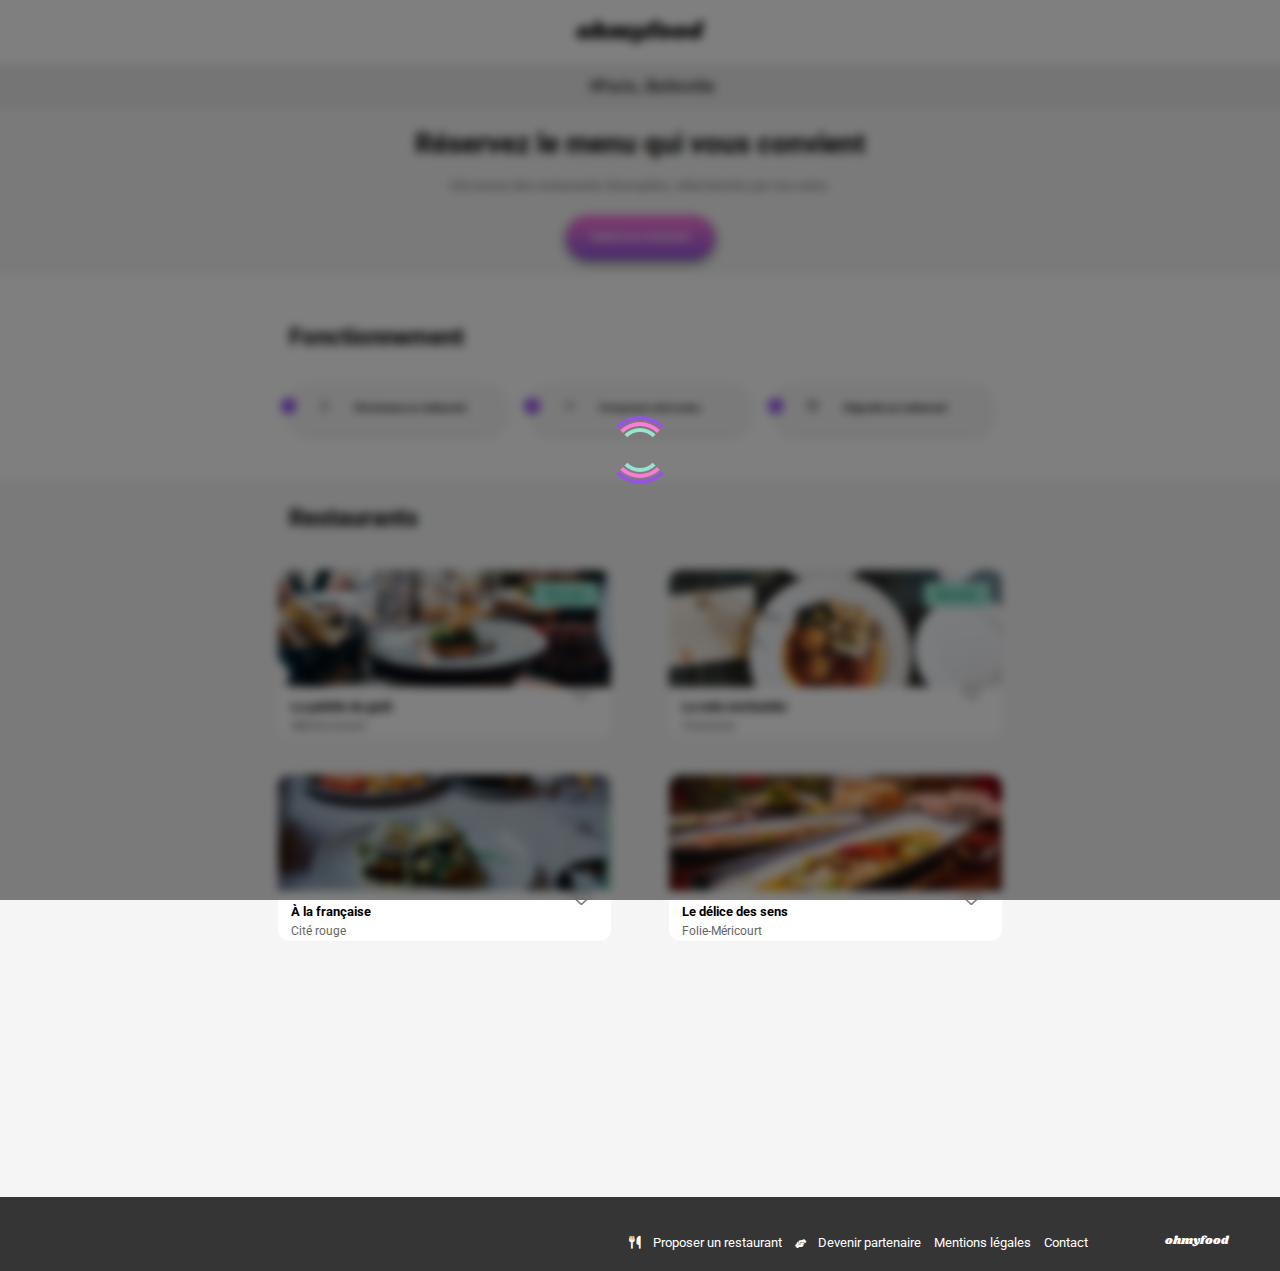
<file: index.html>
<!DOCTYPE html>
<html lang="fr">

<head>
  <meta charset="UTF-8">
  <meta name="viewport" content="width=device-width, initial-scale=1.0">
  <title>ohmyfood</title>
  <link rel="stylesheet" href="assets/CSS/style.css">
  <link rel="stylesheet" href="assets/CSS/animations.css">
  <link rel="stylesheet" href="https://cdnjs.cloudflare.com/ajax/libs/font-awesome/6.5.0/css/all.min.css">
  <style>
    @import url('https://fonts.googleapis.com/css2?family=Roboto:ital,wght@0,100..900;1,100..900&family=Shrikhand&display=swap');
  </style>
</head>

<body>

  <div class="loader-overlay" aria-hidden="true">
    <div class="loader" role="status" aria-label="Chargement"></div>
  </div>

  <header>
    <img class="header__logo" src="assets/Images/logo/ohmyfood.png" alt="Logo du site ohmyfood">

    <form class="location" action="#" role="search">
      <i class="fa-solid fa-location-dot" aria-hidden="true"></i>
      <label for="location-input" class="sr-only">Localisation</label>
      <input id="location-input" class="location__text" type="text" placeholder="Paris, Belleville"
        aria-label="Localisation">
    </form>
  </header>

  <main id="content" aria-busy="false">
    <section class="explore">
      <h1 class="explore__title">Réservez le menu qui vous convient</h1>
      <p class="explore__subtitle">
        Découvrez des restaurants d'exception, sélectionnés par nos soins.
      </p>

      <a href="#restaurants" class="explore__button" aria-label="Explorer les restaurants disponibles">
        Explorer nos restaurants
      </a>
    </section>

    <section class="how-to">
      <h2 class="how-to__title">Fonctionnement</h2>
      <ol class="how-to__list">
        <li>
          <div class="how-to__card">
            <i class="fa-solid fa-mobile-screen-button" aria-hidden="true"></i>
            <span>Choisissez un restaurant</span>
          </div>
        </li>
        <li>
          <div class="how-to__card">
            <i class="fa-solid fa-list-ul" aria-hidden="true"></i>
            <span>Composez votre menu</span>
          </div>
        </li>
        <li>
          <div class="how-to__card">
            <i class="fa-solid fa-store" aria-hidden="true"></i>
            <span>Dégustez au restaurant</span>
          </div>
        </li>
      </ol>
    </section>

    <section id="restaurants" class="restaurants">
      <div class="container-resto">
        <h2 class="restaurants__title">Restaurants</h2>

        <article class="resto-card">
          <a class="resto-card__link" href="restaurants/la_palette_du_gout.html">
            <div class="resto-card__image">
              <img src="assets/Images/restaurants/jay-wennington-N_Y88TWmGwA-unsplash.jpg"
                alt="Photo d'un plat du restaurant La palette du goût">
              <span class="badge badge--new">Nouveau</span>
            </div>
            <div class="resto-card__content">
              <h3 class="resto-card__title">La palette du goût</h3>
              <p class="resto-card__location">Ménilmontant</p>
            </div>
          </a>
          <label class="resto-card__like-button" aria-label="Ajouter aux favoris">
            <input type="checkbox">
            <i class="fa-regular fa-heart empty-heart" aria-hidden="true"></i>
            <i class="fa-solid fa-heart full-heart" aria-hidden="true"></i>
          </label>
        </article>

        <article class="resto-card">
          <a class="resto-card__link" href="restaurants/la_note_enchantee.html">
            <div class="resto-card__image">
              <img src="assets/Images/restaurants/stil-u2Lp8tXIcjw-unsplash.jpg"
                alt="Photo d'un plat du restaurant La note enchantée">
              <span class="badge badge--new">Nouveau</span>
            </div>
            <div class="resto-card__content">
              <h3 class="resto-card__title">La note enchantée</h3>
              <p class="resto-card__location">Charonne</p>
            </div>
          </a>
          <label class="resto-card__like-button" aria-label="Ajouter aux favoris">
            <input type="checkbox">
            <i class="fa-regular fa-heart empty-heart" aria-hidden="true"></i>
            <i class="fa-solid fa-heart full-heart" aria-hidden="true"></i>
          </label>
        </article>

        <article class="resto-card">
          <a class="resto-card__link" href="restaurants/a_la_francaise.html">
            <div class="resto-card__image">
              <img src="assets/Images/restaurants/toa-heftiba-DQKerTsQwi0-unsplash.jpg"
                alt="Photo d'un plat du restaurant À la française">
            </div>
            <div class="resto-card__content">
              <h3 class="resto-card__title">À la française</h3>
              <p class="resto-card__location">Cité rouge</p>
            </div>
          </a>
          <label class="resto-card__like-button" aria-label="Ajouter aux favoris">
            <input type="checkbox">
            <i class="fa-regular fa-heart empty-heart" aria-hidden="true"></i>
            <i class="fa-solid fa-heart full-heart" aria-hidden="true"></i>
          </label>
        </article>

        <article class="resto-card">
          <a class="resto-card__link" href="restaurants/le_delice_des_sens.html">
            <div class="resto-card__image">
              <img src="assets/Images/restaurants/louis-hansel-shotsoflouis-qNBGVyOCY8Q-unsplash.jpg"
                alt="Photo d'un plat du restaurant Le délice des sens">
            </div>
            <div class="resto-card__content">
              <h3 class="resto-card__title">Le délice des sens</h3>
              <p class="resto-card__location">Folie-Méricourt</p>
            </div>
          </a>
          <label class="resto-card__like-button" aria-label="Ajouter aux favoris">
            <input type="checkbox">
            <i class="fa-regular fa-heart empty-heart" aria-hidden="true"></i>
            <i class="fa-solid fa-heart full-heart" aria-hidden="true"></i>
          </label>
        </article>
      </div>
    </section>
  </main>

  <footer class="footer">
    <h2 class="footer__title">ohmyfood</h2>
    <nav aria-label="Pied de page">
      <ul class="footer__links">
        <li class="footer__prolink">
          <i class="fa-solid fa-utensils" aria-hidden="true"></i>
          <a href="#">Proposer un restaurant</a>
        </li>
        <li class="footer__partlink">
          <i class="fa-solid fa-handshake-angle" aria-hidden="true"></i>
          <a href="#">Devenir partenaire</a>
        </li>
        <li><a href="#">Mentions légales</a></li>
        <li><a href="#">Contact</a></li>
      </ul>
    </nav>
  </footer>
</body>

</html>
</file>
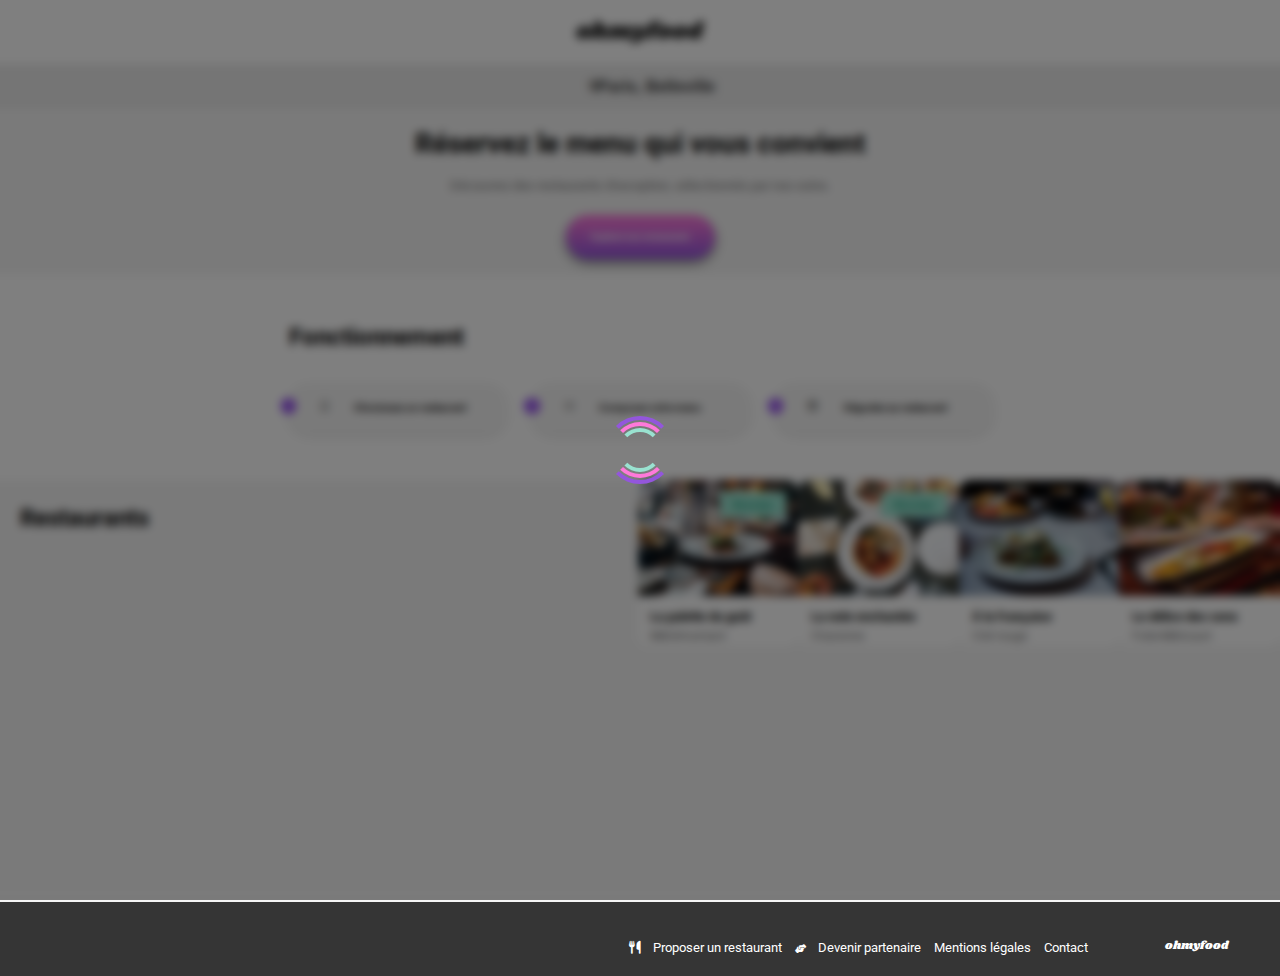
<file: homepage.html>
<!DOCTYPE html>
<html lang="fr">
  <head>
    <meta charset="UTF-8">
    <meta name="viewport" content="width=device-width, initial-scale=1.0">
    <title>ohmyfood</title>
    <link rel="stylesheet" href="assets/CSS/style.css">
    <link rel="stylesheet" href="assets/CSS/animations.css">
    <link
      rel="stylesheet"
      href="https://cdnjs.cloudflare.com/ajax/libs/font-awesome/6.5.0/css/all.min.css">
    <style>
      @import url('https://fonts.googleapis.com/css2?family=Roboto:ital,wght@0,100..900;1,100..900&family=Shrikhand&display=swap');
    </style>
  </head>

  <body>

    <div class="loader-overlay" aria-hidden="true">
      <div class="loader" role="status" aria-label="Chargement"></div>
    </div>

    <header>
      <img
        class="header__logo"
        src="assets/Images/logo/ohmyfood.png"
        alt="Logo du site ohmyfood"
      >

      <form class="location" action="#" role="search">
        <i class="fa-solid fa-location-dot" aria-hidden="true"></i>
        <label for="location-input" class="sr-only">Localisation</label>
        <input
          id="location-input"
          class="location__text"
          type="text"
          placeholder="Paris, Belleville"
          aria-label="Localisation"
        >
      </form>
    </header>

    <main id="content" aria-busy="false">
      <section class="explore">
        <h1 class="explore__title">Réservez le menu qui vous convient</h1>
        <p class="explore__subtitle">
          Découvrez des restaurants d'exception, sélectionnés par nos soins.
        </p>

        <a href="#restaurants" class="explore__button"
          aria-label="Explorer les restaurants disponibles">
          Explorer nos restaurants
        </a>
      </section>

      <section class="how-to">
        <h2 class="how-to__title">Fonctionnement</h2>
        <ol class="how-to__list">
          <li>
            <div class="how-to__card">
              <i class="fa-solid fa-mobile-screen-button" aria-hidden="true"></i>
              <span>Choisissez un restaurant</span>
            </div>
          </li>
          <li>
            <div class="how-to__card">
              <i class="fa-solid fa-list-ul" aria-hidden="true"></i>
              <span>Composez votre menu</span>
            </div>
          </li>
          <li>
            <div class="how-to__card">
              <i class="fa-solid fa-store" aria-hidden="true"></i>
              <span>Dégustez au restaurant</span>
            </div>
          </li>
        </ol>
      </section>

      <section id="restaurants" class="restaurants">
        <h2 class="restaurants__title">Restaurants</h2>

        <article class="resto-card">
          <a class="resto-card__link" href="restaurants/la_palette_du_gout.html">
            <div class="resto-card__image">
              <img
                src="assets/Images/restaurants/jay-wennington-N_Y88TWmGwA-unsplash.jpg"
                alt="Photo d'un plat du restaurant La palette du goût">
              <span class="badge badge--new">Nouveau</span>
            </div>
            <div class="resto-card__content">
              <h3 class="resto-card__title">La palette du goût</h3>
              <p class="resto-card__location">Ménilmontant</p>
            </div>
          </a>
          <label class="resto-card__like-button" aria-label="Ajouter aux favoris">
            <input type="checkbox">
            <i class="fa-regular fa-heart empty-heart" aria-hidden="true"></i>
            <i class="fa-solid fa-heart full-heart" aria-hidden="true"></i>
          </label>
        </article>

        <article class="resto-card">
          <a class="resto-card__link" href="restaurants/la_note_enchantee.html">
            <div class="resto-card__image">
              <img
                src="assets/Images/restaurants/stil-u2Lp8tXIcjw-unsplash.jpg"
                alt="Photo d'un plat du restaurant La note enchantée">
              <span class="badge badge--new">Nouveau</span>
            </div>
            <div class="resto-card__content">
              <h3 class="resto-card__title">La note enchantée</h3>
              <p class="resto-card__location">Charonne</p>
            </div>
          </a>
          <label class="resto-card__like-button" aria-label="Ajouter aux favoris">
            <input type="checkbox">
            <i class="fa-regular fa-heart empty-heart" aria-hidden="true"></i>
            <i class="fa-solid fa-heart full-heart" aria-hidden="true"></i>
          </label>
        </article>

        <article class="resto-card">
          <a class="resto-card__link" href="restaurants/a_la_francaise.html">
            <div class="resto-card__image">
              <img
                src="assets/Images/restaurants/toa-heftiba-DQKerTsQwi0-unsplash.jpg"
                alt="Photo d'un plat du restaurant À la française">
            </div>
            <div class="resto-card__content">
              <h3 class="resto-card__title">À la française</h3>
              <p class="resto-card__location">Cité rouge</p>
            </div>
          </a>
          <label class="resto-card__like-button" aria-label="Ajouter aux favoris">
            <input type="checkbox">
            <i class="fa-regular fa-heart empty-heart" aria-hidden="true"></i>
            <i class="fa-solid fa-heart full-heart" aria-hidden="true"></i>
          </label>
        </article>

        <article class="resto-card">
          <a class="resto-card__link" href="restaurants/le_delice_des_sens.html">
            <div class="resto-card__image">
              <img
                src="assets/Images/restaurants/louis-hansel-shotsoflouis-qNBGVyOCY8Q-unsplash.jpg"
                alt="Photo d'un plat du restaurant Le délice des sens">
            </div>
            <div class="resto-card__content">
              <h3 class="resto-card__title">Le délice des sens</h3>
              <p class="resto-card__location">Folie-Méricourt</p>
            </div>
          </a>
          <label class="resto-card__like-button" aria-label="Ajouter aux favoris">
            <input type="checkbox">
            <i class="fa-regular fa-heart empty-heart" aria-hidden="true"></i>
            <i class="fa-solid fa-heart full-heart" aria-hidden="true"></i>
          </label>
        </article>
      </section>
    </main>

    <footer class="footer">
      <h2 class="footer__title">ohmyfood</h2>
      <nav aria-label="Pied de page">
        <ul class="footer__links">
          <li class="footer__prolink">
            <i class="fa-solid fa-utensils" aria-hidden="true"></i>
            <a href="#">Proposer un restaurant</a>
          </li>
          <li class="footer__partlink">
            <i class="fa-solid fa-handshake-angle" aria-hidden="true"></i>
            <a href="#">Devenir partenaire</a>
          </li>
          <li><a href="#">Mentions légales</a></li>
          <li><a href="#">Contact</a></li>
        </ul>
      </nav>
    </footer>
  </body>
</html>
</file>
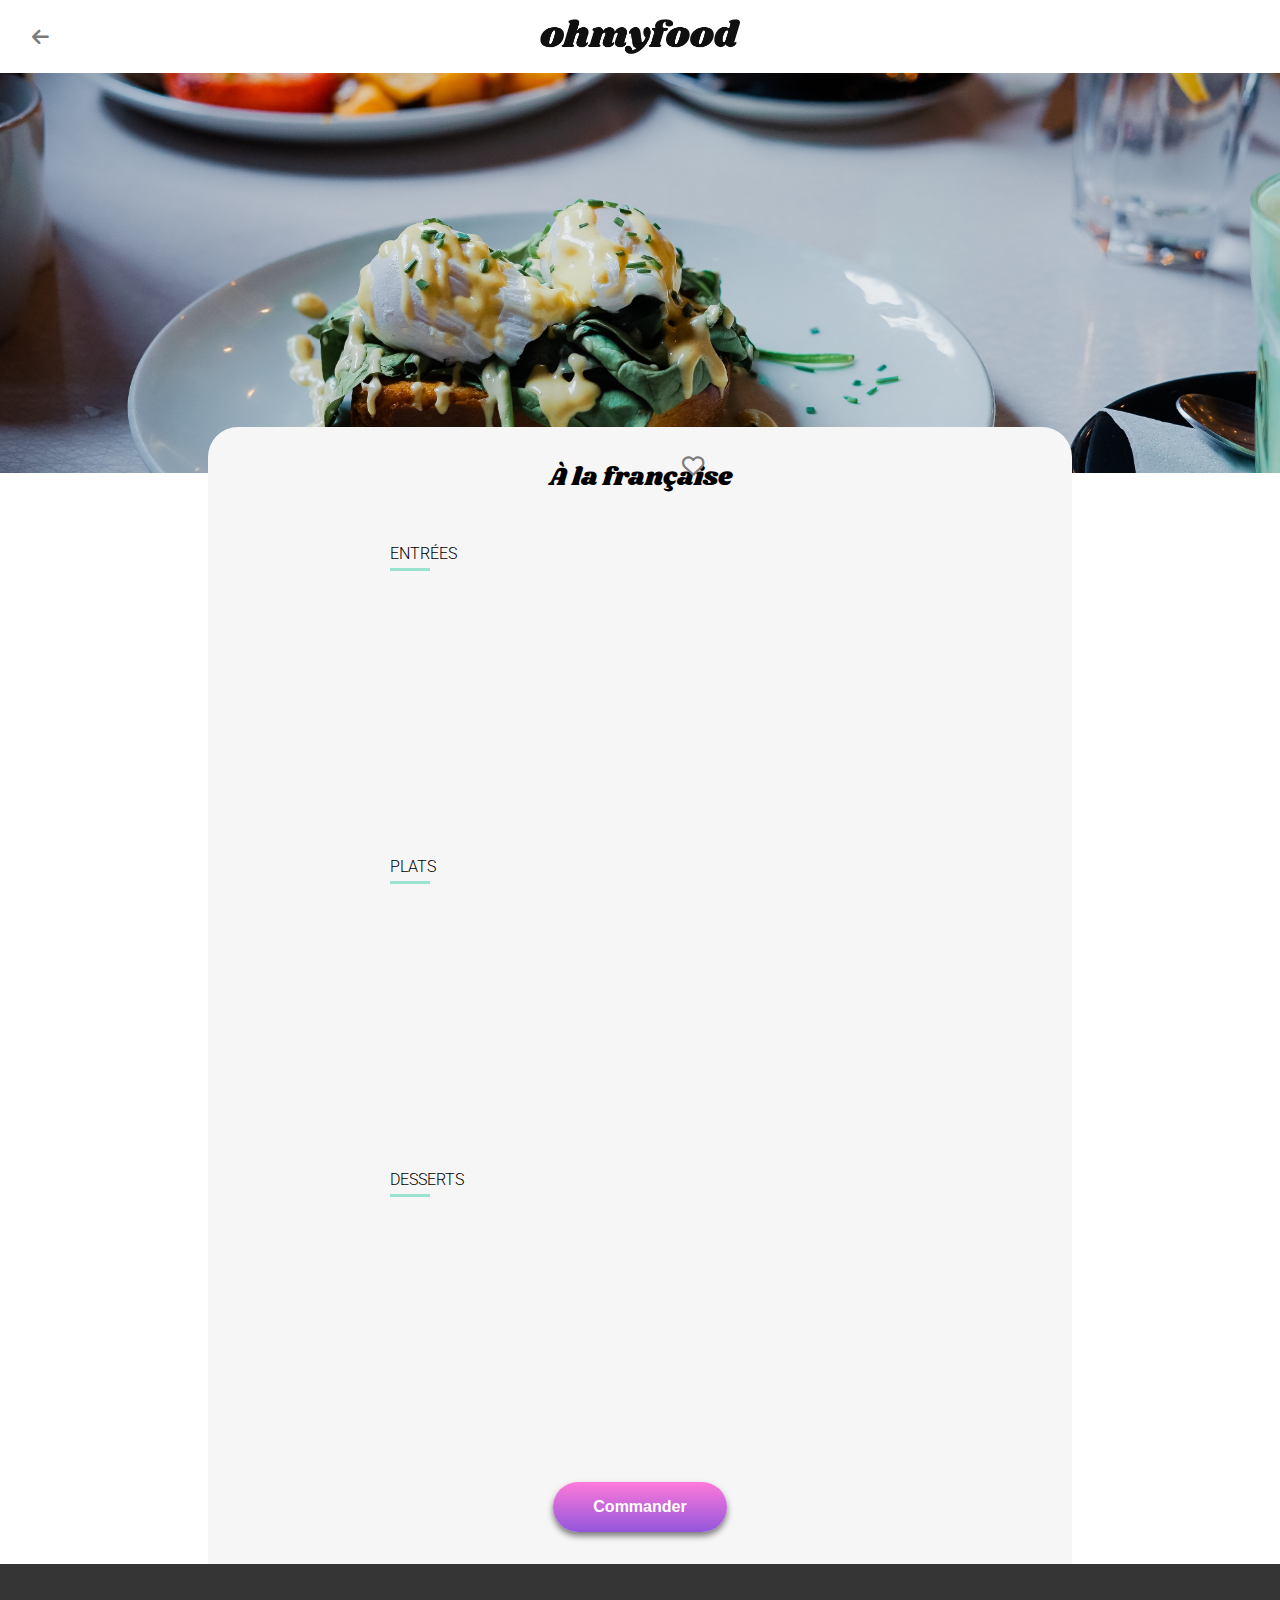
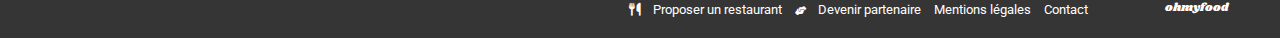
<file: restaurants/a_la_francaise.html>
<!DOCTYPE html>
<html lang="fr">

<head>
    <meta charset="UTF-8">
    <meta name="viewport" content="width=device-width, initial-scale=1.0">
    <title>ohmyfood – À la française</title>
    <link rel="stylesheet" href="../assets/CSS/style_menu.css">
    <link rel="stylesheet" href="../assets/CSS/animations.css">
    <link rel="stylesheet" href="https://cdnjs.cloudflare.com/ajax/libs/font-awesome/6.5.0/css/all.min.css">
    <style>
        @import url('https://fonts.googleapis.com/css2?family=Roboto:ital,wght@0,100..900;1,100..900&family=Shrikhand&display=swap');
    </style>
</head>

<body>
    <header>
        <a href="../homepage.html" class="back-button">
            <i class="fa-solid fa-arrow-left" aria-hidden="true"></i>
            <span class="sr-only">Retour à l'accueil</span>
        </a>
        <img class="header__logo" src="../assets/Images/logo/ohmyfood.png" alt="Logo du site ohmyfood">
    </header>

    <main>
        <section aria-label="Image du restaurant À la française">
            <img class="resto__img" src="../assets/Images/restaurants/toa-heftiba-DQKerTsQwi0-unsplash.jpg"
                alt="Image du restaurant À la française">
            <section class="resto__background">
                <div class="resto__title-wrapper">
                    <h2 class="resto__title">À la française</h2>
                    <label class="title__like-button" aria-label="Ajouter aux favoris">
                        <input type="checkbox">
                        <i class="fa-regular fa-heart empty-heart" aria-hidden="true"></i>
                        <i class="fa-solid fa-heart full-heart" aria-hidden="true"></i>
                    </label>
                </div>

                <section class="starter">
                    <h3>ENTRÉES</h3>
                    <label class="meal__card">
                        <input type="checkbox" class="meal-toggle">
                        <span class="meal__text">
                            <span class="meal__title">Tartare de poulpe acidulé</span>
                            <span class="meal__desc">Aux zestes d'orange</span>
                        </span>
                        <span class="meal__price">25€</span>
                        <span class="meal__check">
                            <span class="check-circle">
                                <i class="fa-solid fa-check"></i>
                            </span>
                        </span>
                    </label>
                    <label class="meal__card">
                        <input type="checkbox" class="meal-toggle">
                        <span class="meal__text">
                            <span class="meal__title">Velouté de légumes d'antan</span>
                            <span class="meal__desc">Carotte, panais, topinambour</span>
                        </span>
                        <span class="meal__price">35€</span>
                        <span class="meal__check">
                            <span class="check-circle">
                                <i class="fa-solid fa-check"></i>
                            </span>
                        </span>
                    </label>
                    <label class="meal__card">
                        <input type="checkbox" class="meal-toggle">
                        <span class="meal__text">
                            <span class="meal__title">Soupe à l'oignon</span>
                            <span class="meal__desc">Revisitée</span>
                        </span>
                        <span class="meal__price">20€</span>
                        <span class="meal__check">
                            <span class="check-circle">
                                <i class="fa-solid fa-check"></i>
                            </span>
                        </span>
                    </label>
                </section>
                <section class="main__course">
                    <h3>PLATS</h3>
                    <label class="meal__card">
                        <input type="checkbox" class="meal-toggle">
                        <span class="meal__text">
                            <span class="meal__title">Coquilles Saint-Jacques</span>
                            <span class="meal__desc">Accompagnées d'une purée de panais</span>
                        </span>
                        <span class="meal__price">40€</span>
                        <span class="meal__check">
                            <span class="check-circle">
                                <i class="fa-solid fa-check"></i>
                            </span>
                        </span>
                    </label>
                    <label class="meal__card">
                        <input type="checkbox" class="meal-toggle">
                        <span class="meal__text">
                            <span class="meal__title">Magret de canard</span>
                            <span class="meal__desc">Et parmentier de pommes de terre</span>
                        </span>
                        <span class="meal__price">35€</span>
                        <span class="meal__check">
                            <span class="check-circle">
                                <i class="fa-solid fa-check"></i>
                            </span>
                        </span>
                    </label>
                    <label class="meal__card">
                        <input type="checkbox" class="meal-toggle">
                        <span class="meal__text">
                            <span class="meal__title">Pigeonneau d’Ille-et-Vilaine</span>
                            <span class="meal__desc">Sur son lit de gnocchis aux légumes</span>
                        </span>
                        <span class="meal__price">44€</span>
                        <span class="meal__check">
                            <span class="check-circle">
                                <i class="fa-solid fa-check"></i>
                            </span>
                        </span>
                    </label>
                </section>
                <section class="desserts">
                    <h3>DESSERTS</h3>
                    <label class="meal__card">
                        <input type="checkbox" class="meal-toggle">
                        <span class="meal__text">
                            <span class="meal__title">Pétales de violettes glacés</span>
                            <span class="meal__desc">Et purée de noisettes</span>
                        </span>
                        <span class="meal__price">18€</span>
                        <span class="meal__check">
                            <span class="check-circle">
                                <i class="fa-solid fa-check"></i>
                            </span>
                        </span>
                    </label>
                    <label class="meal__card">
                        <input type="checkbox" class="meal-toggle">
                        <span class="meal__text">
                            <span class="meal__title">Fondant au chocolat</span>
                            <span class="meal__desc">Revisité</span>
                        </span>
                        <span class="meal__price">22€</span>
                        <span class="meal__check">
                            <span class="check-circle">
                                <i class="fa-solid fa-check"></i>
                            </span>
                        </span>
                    </label>
                    <label class="meal__card">
                        <input type="checkbox" class="meal-toggle">
                        <span class="meal__text">
                            <span class="meal__title">Millefeuille croustillant</span>
                            <span class="meal__desc">Myrtilles et pâte d’amande</span>
                        </span>
                        <span class="meal__price">23€</span>
                        <span class="meal__check">
                            <span class="check-circle">
                                <i class="fa-solid fa-check"></i>
                            </span>
                        </span>
                    </label>
                </section>

                <button class="order_button">Commander</button>
            </section>
        </section>
    </main>

    <footer>
        <h2 class="footer__title">ohmyfood</h2>
        <ul class="footer__links">
            <li class="footer__prolink">
                <i class="fa-solid fa-utensils" aria-hidden="true"></i>
                <a href="#">Proposer un restaurant</a>
            </li>
            <li class="footer__partlink">
                <i class="fa-solid fa-handshake-angle" aria-hidden="true"></i>
                <a href="#">Devenir partenaire</a>
            </li>
            <li><a href="#">Mentions légales</a></li>
            <li><a href="#">Contact</a></li>
        </ul>
    </footer>
</body>

</html>
</file>
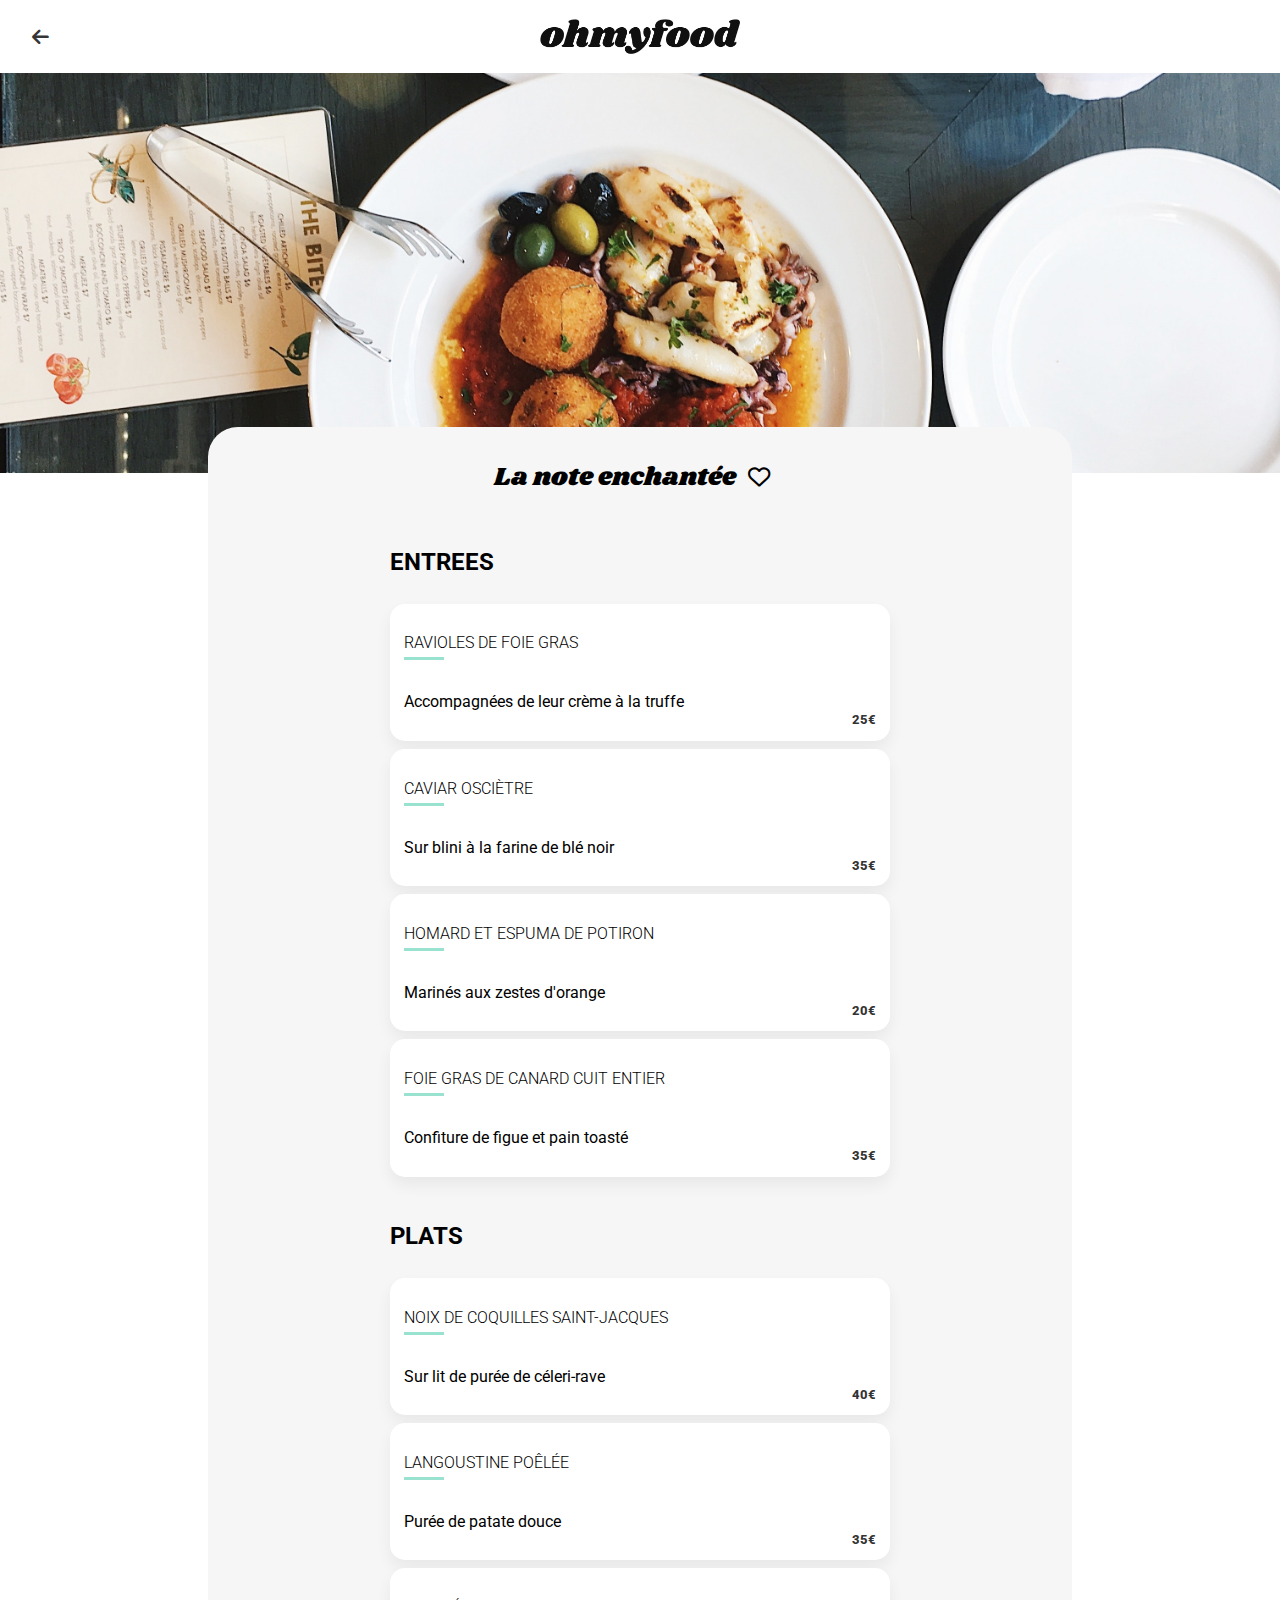
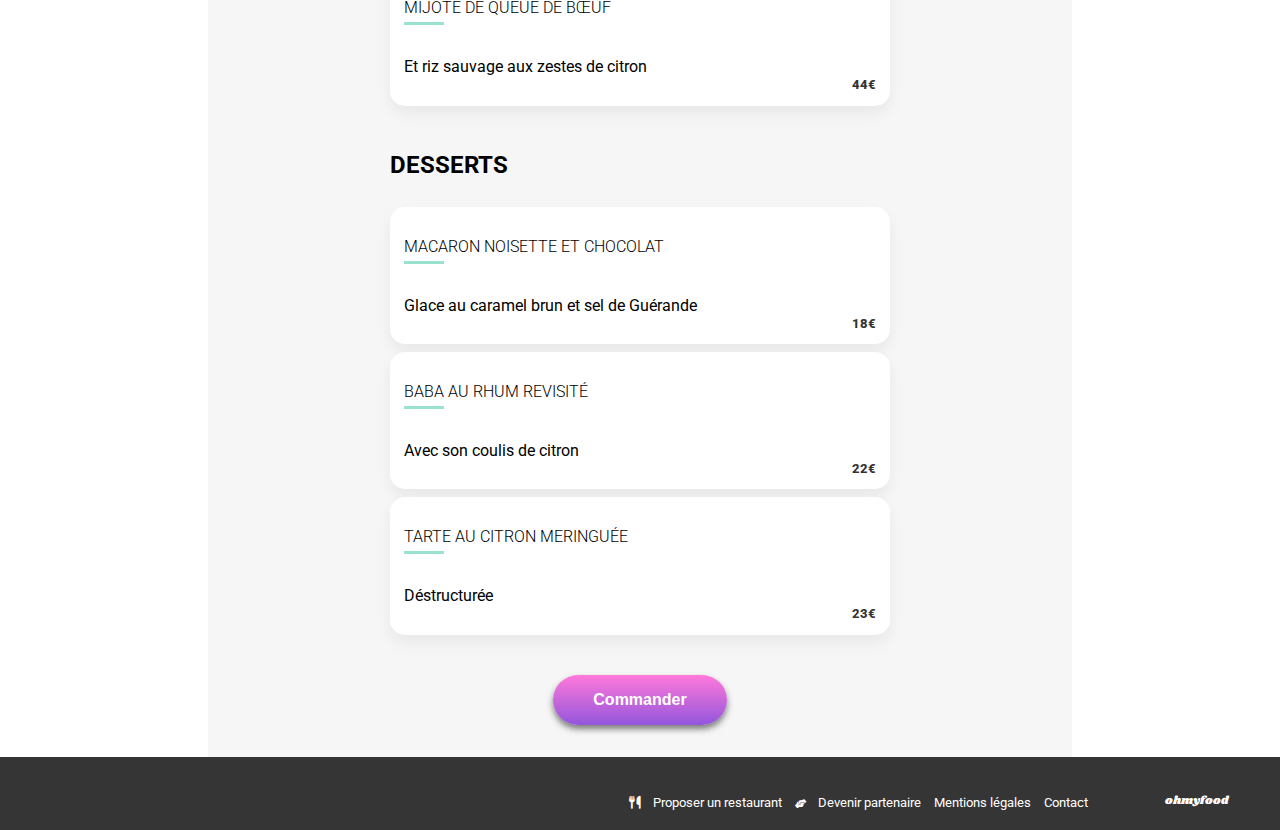
<file: restaurants/la_note_enchantee.html>
<!DOCTYPE html>
<html lang="fr">
  <head>
    <meta charset="UTF-8" />
    <meta name="viewport" content="width=device-width, initial-scale=1.0" />
    <title>ohmyfood</title>
    <link rel="stylesheet" href="../assets/CSS/style_menu.css" />
    <link
      rel="stylesheet"
      href="https://cdnjs.cloudflare.com/ajax/libs/font-awesome/6.5.0/css/all.min.css"
    />
    <style>
      @import url('https://fonts.googleapis.com/css2?family=Roboto:ital,wght@0,100..900;1,100..900&family=Shrikhand&display=swap');
    </style>
  </head>

  <body>
    <header>
      <a href="../homepage.html" class="back-button">
        <i class="fas fa-arrow-left"></i>
      </a>
      <img
        class="header__logo"
        src="../assets/Images/logo/ohmyfood.png"
        alt="Logo du site ohmyfood"
      />
    </header>

    <main>
        <section>
            <img
            class="resto__img"
            src="../assets/Images/restaurants/stil-u2Lp8tXIcjw-unsplash.jpg"
            alt="Image du restaurant La note enchantée"
            />
            <section class="resto__background">
                <div class="resto__title-wrapper">
                    <h1 class="resto__title">La note enchantée</h1>
                    <i class="fa-regular fa-heart"></i>
                </div>
                <section class="starter">
                    <h2>ENTREES</h2>
                    <article class="meal__card">
                        <div class="meal__text">
                            <h3>Ravioles de foie gras</h3>
                            <p>Accompagnées de leur crème à la truffe</p>
                        </div>
                        <span class="meal__price">25€</span>
                    </article>
                    <article class="meal__card">
                        <div class="meal__text">
                            <h3>Caviar osciètre</h3>
                            <p>Sur blini à la farine de blé noir</p>
                        </div>
                        <span class="meal__price">35€</span>
                    </article>
                    <article class="meal__card">
                        <div class="meal__text">
                            <h3>Homard et espuma de potiron</h3>
                            <p>Marinés aux zestes d'orange</p>
                        </div>
                        <span class="meal__price">20€</span>
                    </article>
                    <article class="meal__card">
                        <div class="meal__text">
                            <h3>Foie gras de canard cuit entier</h3>
                            <p>Confiture de figue et pain toasté</p>
                        </div>
                        <span class="meal__price">35€</span>
                    </article>
                </section>
                <section class="main__course">
                    <h2>PLATS</h2>
                    <article class="meal__card">
                        <div class="meal__text">
                            <h3>Noix de coquilles Saint-Jacques</h3>
                            <p>Sur lit de purée de céleri-rave</p>
                        </div>
                        <span class="meal__price">40€</span>
                    </article>
                    <article class="meal__card">
                        <div class="meal__text">
                            <h3>Langoustine poêlée</h3>
                            <p>Purée de patate douce</p>
                        </div>
                        <span class="meal__price">35€</span>
                    </article>
                    <article class="meal__card">
                        <div class="meal__text">
                            <h3>Mijoté de queue de bœuf</h3>
                            <p>Et riz sauvage aux zestes de citron</p>
                        </div>
                        <span class="meal__price">44€</span>
                    </article>
                </section>
                <section class="desserts">
                    <h2>DESSERTS</h2>
                    <article class="meal__card">
                        <div class="meal__text">
                            <h3>Macaron noisette et chocolat</h3>
                            <p>Glace au caramel brun et sel de Guérande</p>
                        </div>
                        <span class="meal__price">18€</span>
                    </article>
                    <article class="meal__card">
                        <div class="meal__text">
                            <h3>Baba au rhum revisité</h3>
                            <p>Avec son coulis de citron</p>
                        </div>
                        <span class="meal__price">22€</span>
                    </article>
                    <article class="meal__card">
                        <div class="meal__text">
                            <h3>Tarte au citron meringuée</h3>
                            <p>Déstructurée</p>
                        </div>
                        <span class="meal__price">23€</span>
                    </article>
                </section>
                <button class="order_button">Commander</button>
            </section>
        </section>
    </main>

    <footer>
      <h2 class="footer__title">ohmyfood</h2>
      <ul class="footer__links">
        <li class="footer__prolink">
          <i class="fas fa-utensils" aria-hidden="true"></i>
          <a href="#">Proposer un restaurant</a>
        </li>
        <li class="footer__partlink">
          <i class="fa-solid fa-handshake-angle" aria-hidden="true"></i>
          <a href="#">Devenir partenaire</a>
        </li>
        <li><a href="#">Mentions légales</a></li>
        <li><a href="#">Contact</a></li>
      </ul>
    </footer>
  </body>
</html>
</file>
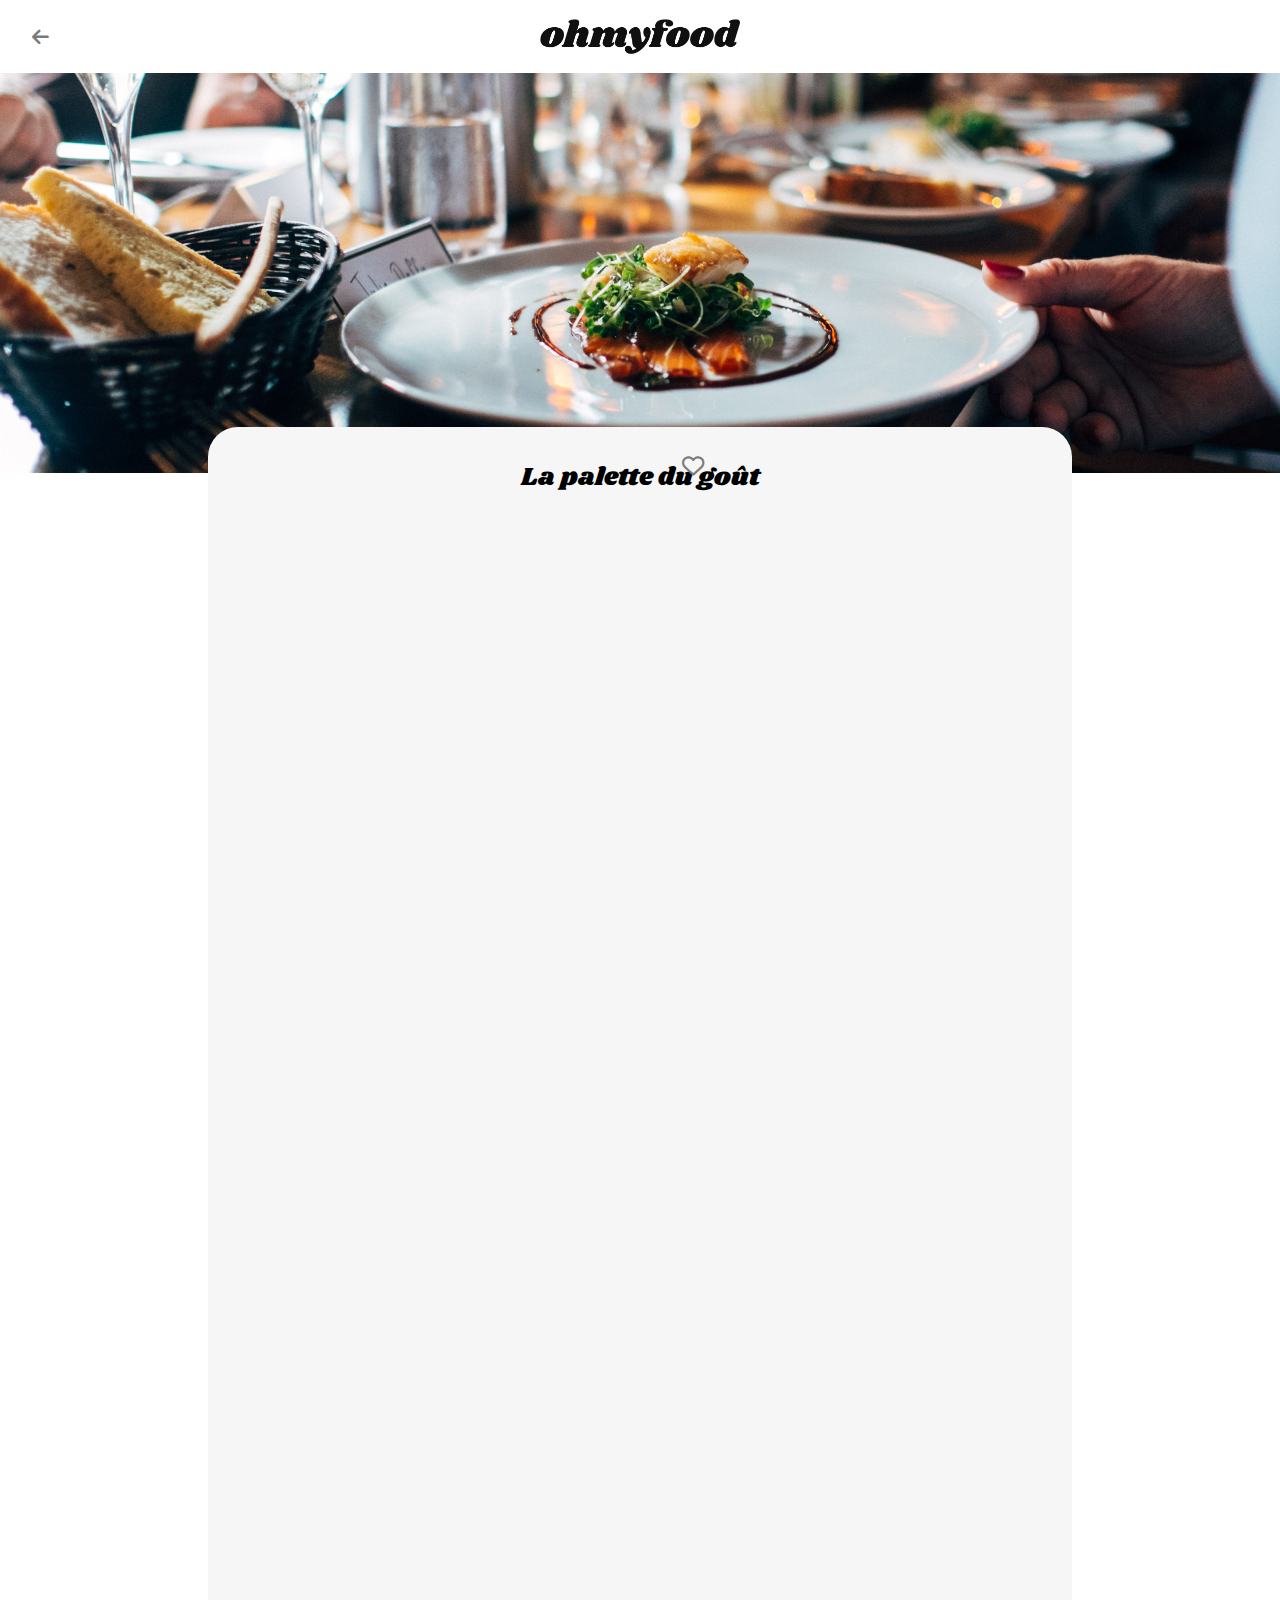
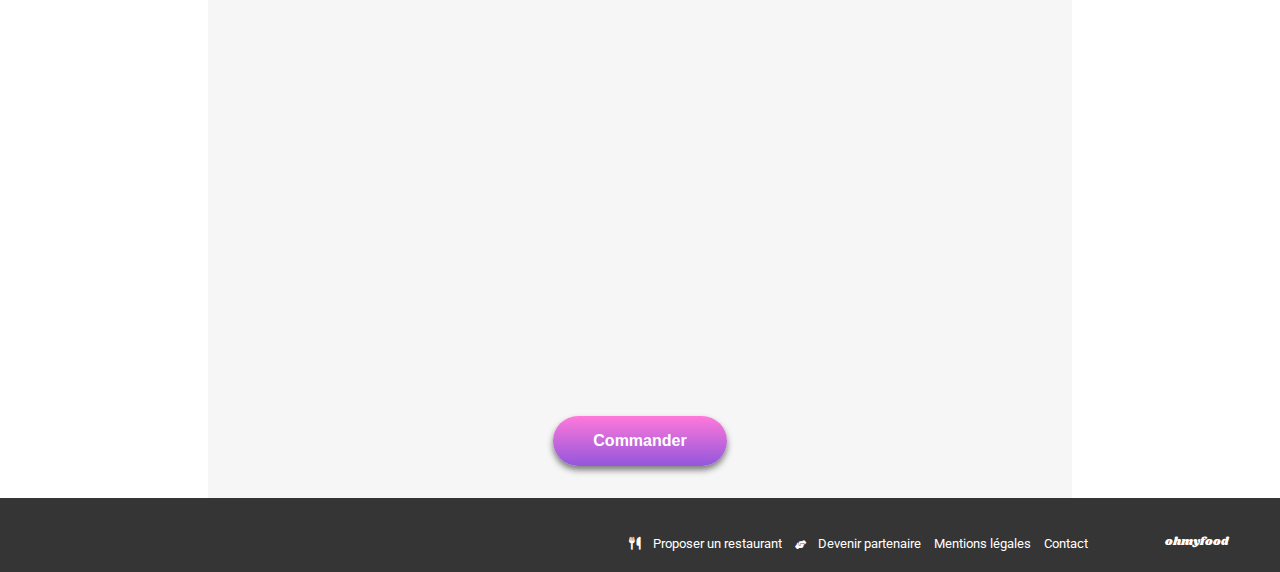
<file: restaurants/la_palette_du_gout.html>
<!DOCTYPE html>
<html lang="fr">

<head>
  <meta charset="UTF-8" />
  <meta name="viewport" content="width=device-width, initial-scale=1.0" />
  <title>ohmyfood – La palette du goût</title>
  <link rel="stylesheet" href="../assets/CSS/style_menu.css" />
  <link rel="stylesheet" href="../assets/CSS/animations.css" />
  <link rel="stylesheet" href="https://cdnjs.cloudflare.com/ajax/libs/font-awesome/6.5.0/css/all.min.css" />
  <style>@import url('https://fonts.googleapis.com/css2?family=Roboto:ital,wght@0,100..900;1,100..900&family=Shrikhand&display=swap');</style>
</head>

<body>
  <header>
    <a href="../homepage.html" class="back-button">
      <i class="fa-solid fa-arrow-left" aria-hidden="true"></i>
      <span class="sr-only">Retour à l'accueil</span>
    </a>
    <img class="header__logo" src="../assets/Images/logo/ohmyfood.png" alt="Logo du site ohmyfood" />
  </header>

  <main>
    <section>
      <img class="resto__img" src="../assets/Images/restaurants/jay-wennington-N_Y88TWmGwA-unsplash.jpg"
        alt="Image du restaurant La palette du goût" />
      <section class="resto__background">
        <div class="resto__title-wrapper">
          <h1 class="resto__title">La palette du goût</h1>
          <label class="title__like-button" aria-label="Ajouter aux favoris">
            <input type="checkbox" />
            <i class="fa-regular fa-heart empty-heart" aria-hidden="true"></i>
            <i class="fa-solid fa-heart full-heart" aria-hidden="true"></i>
          </label>
        </div>
        <section class="starter">
          <h2>ENTRÉES</h2>
          <label class="meal__card">
            <input type="checkbox" class="meal-toggle" />
            <div class="meal__text">
              <h3>Fricassée d'escargots</h3>
              <p>Au piment d'Espelette</p>
            </div>
            <span class="meal__price">25€</span>
            <div class="meal__check">
              <span class="check-circle">
                <i class="fa-solid fa-check"></i>
              </span>
            </div>
          </label>
          <label class="meal__card">
            <input type="checkbox" class="meal-toggle" />
            <div class="meal__text">
              <h3>Foie gras de canard mi-cuit</h3>
              <p>Et ses copeaux de truffe noire</p>
            </div>
            <span class="meal__price">35€</span>
            <div class="meal__check">
              <span class="check-circle">
                <i class="fa-solid fa-check"></i>
              </span>
            </div>
          </label>
          <label class="meal__card">
            <input type="checkbox" class="meal-toggle" />
            <div class="meal__text">
              <h3>Œuf au plat</h3>
              <p>Assaisonné à la truffe sur lit de caviar</p>
            </div>
            <span class="meal__price">20€</span>
            <div class="meal__check">
              <span class="check-circle">
                <i class="fa-solid fa-check"></i>
              </span>
            </div>
          </label>
        </section>
        <section class="main__course">
          <h2>PLATS</h2>
          <label class="meal__card">
            <input type="checkbox" class="meal-toggle" />
            <div class="meal__text">
              <h3>Filet de bœuf aux herbes</h3>
              <p>Accompagné de sa ribambelle de légumes</p>
            </div>
            <span class="meal__price">40€</span>
            <div class="meal__check">
              <span class="check-circle">
                <i class="fa-solid fa-check"></i>
              </span>
            </div>
          </label>
          <label class="meal__card">
            <input type="checkbox" class="meal-toggle" />
            <div class="meal__text">
              <h3>Parmentier de queue de bœuf</h3>
              <p>À la truffe noire sur sa purée de panais</p>
            </div>
            <span class="meal__price">35€</span>
            <div class="meal__check">
              <span class="check-circle">
                <i class="fa-solid fa-check"></i>
              </span>
            </div>
          </label>
          <label class="meal__card">
            <input type="checkbox" class="meal-toggle" />
            <div class="meal__text">
              <h3>Filet de turbot</h3>
              <p>Aux agrumes</p>
            </div>
            <span class="meal__price">44€</span>
            <div class="meal__check">
              <span class="check-circle">
                <i class="fa-solid fa-check"></i>
              </span>
            </div>
          </label>
        </section>
        <section class="desserts">
          <h2>DESSERTS</h2>
          <label class="meal__card">
            <input type="checkbox" class="meal-toggle" />
            <div class="meal__text">
              <h3>Paris-Brest</h3>
              <p>Revisité</p>
            </div>
            <span class="meal__price">18€</span>
            <div class="meal__check">
              <span class="check-circle">
                <i class="fa-solid fa-check"></i>
              </span>
            </div>
          </label>
          <label class="meal__card">
            <input type="checkbox" class="meal-toggle" />
            <div class="meal__text">
              <h3>Macaron au chocolat d'exception</h3>
              <p>Et glace à la vanille de Madagascar</p>
            </div>
            <span class="meal__price">22€</span>
            <div class="meal__check">
              <span class="check-circle">
                <i class="fa-solid fa-check"></i>
              </span>
            </div>
          </label>
          <label class="meal__card">
            <input type="checkbox" class="meal-toggle" />
            <div class="meal__text">
              <h3>Mousse au chocolat</h3>
              <p>Au piment d'Espelette et à la truffe noire</p>
            </div>
            <span class="meal__price">23€</span>
            <div class="meal__check">
              <span class="check-circle">
                <i class="fa-solid fa-check"></i>
              </span>
            </div>
          </label>
        </section>
        <button class="order_button">Commander</button>
      </section>
    </section>
  </main>

  <footer>
    <h2 class="footer__title">ohmyfood</h2>
    <ul class="footer__links">
      <li class="footer__prolink">
        <i class="fa-solid fa-utensils" aria-hidden="true"></i>
        <a href="#">Proposer un restaurant</a>
      </li>
      <li class="footer__partlink">
        <i class="fa-solid fa-handshake-angle" aria-hidden="true"></i>
        <a href="#">Devenir partenaire</a>
      </li>
      <li><a href="#">Mentions légales</a></li>
      <li><a href="#">Contact</a></li>
    </ul>
  </footer>
</body>

</html>
</file>
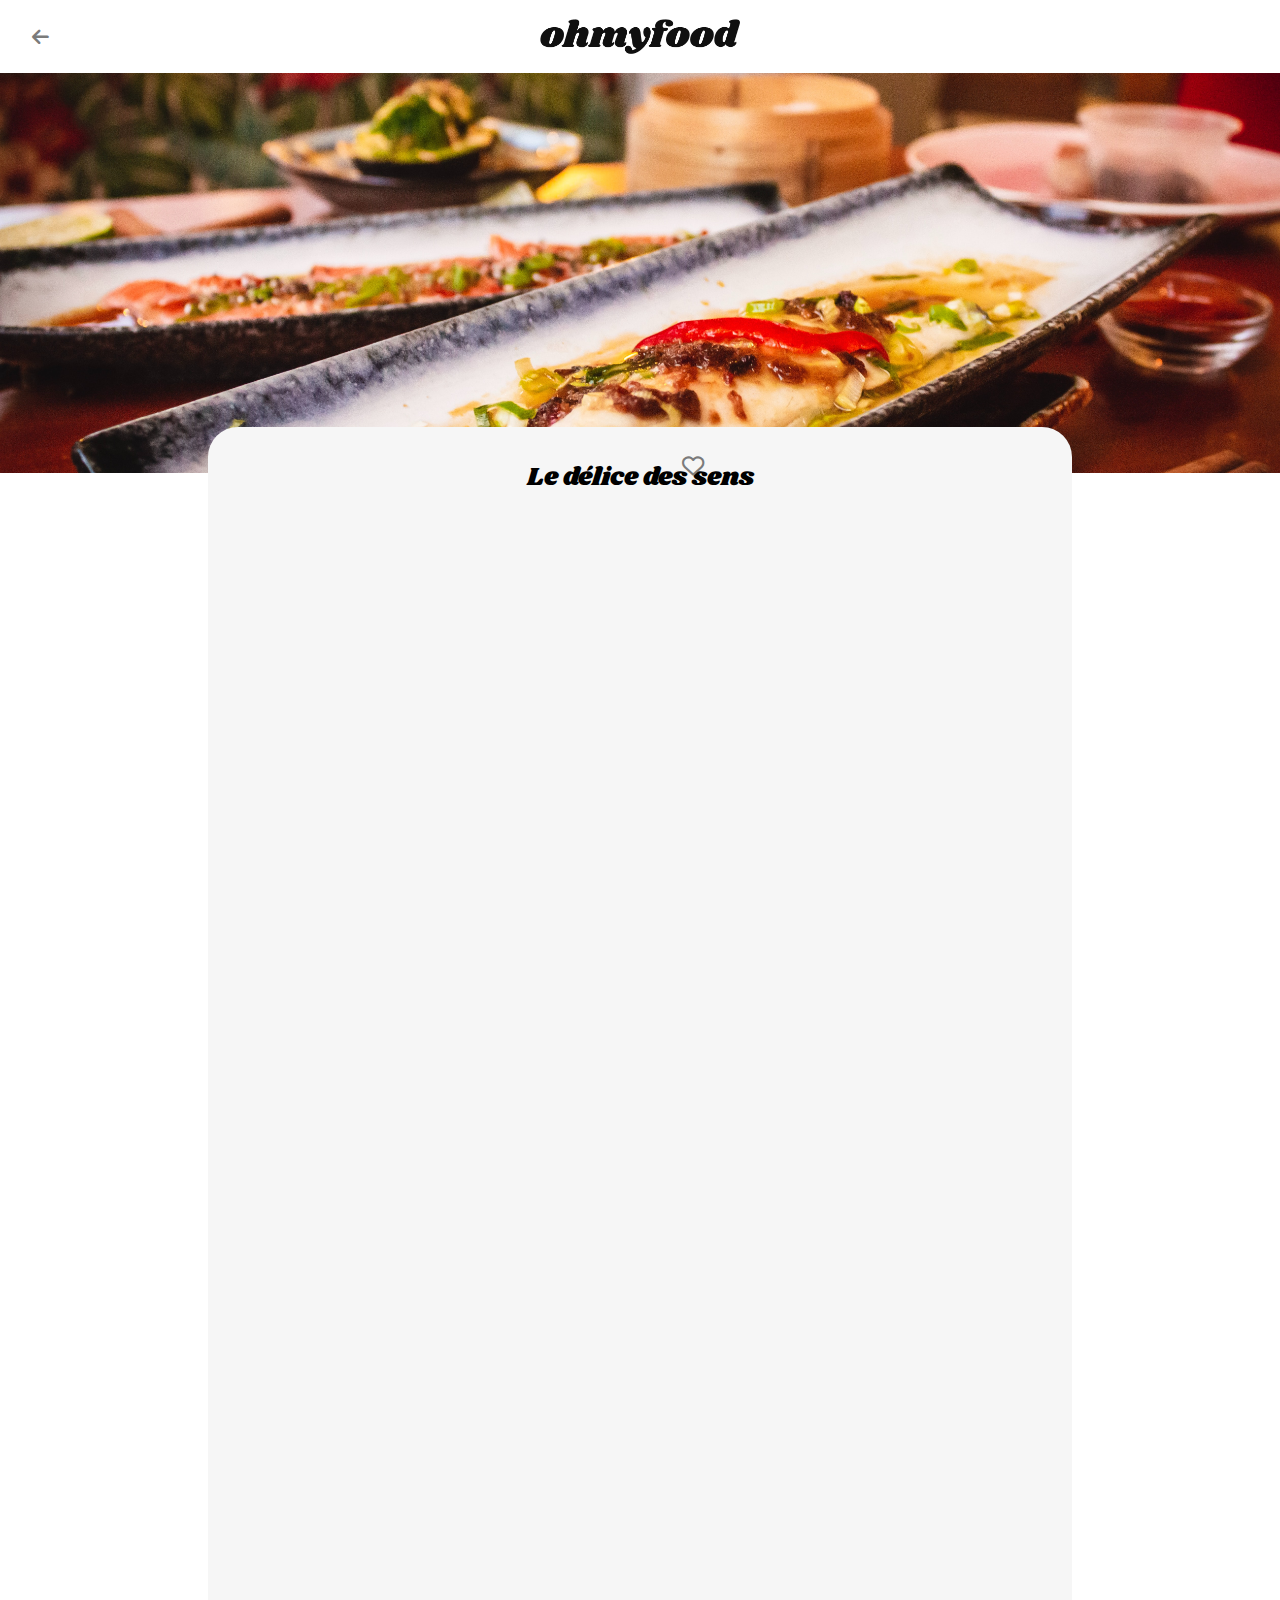
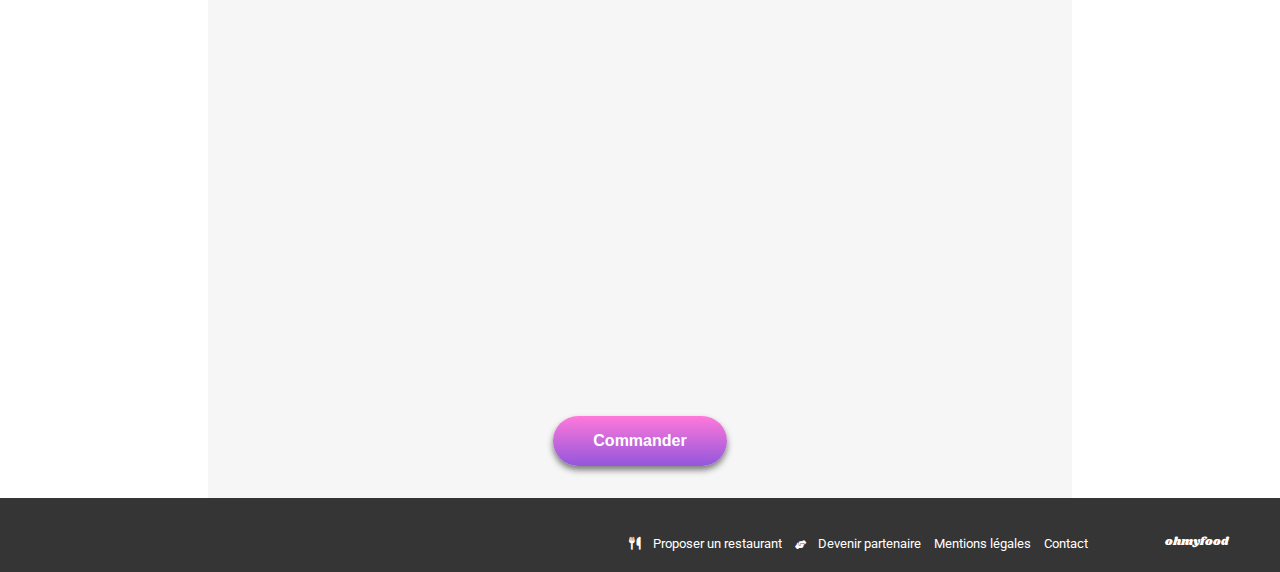
<file: restaurants/le_delice_des_sens.html>
<!DOCTYPE html>
<html lang="fr">

<head>
    <meta charset="UTF-8" />
    <meta name="viewport" content="width=device-width, initial-scale=1.0" />
    <title>ohmyfood – Le délice des sens</title>
    <link rel="stylesheet" href="../assets/CSS/style_menu.css" />
    <link rel="stylesheet" href="../assets/CSS/animations.css" />
    <link rel="stylesheet" href="https://cdnjs.cloudflare.com/ajax/libs/font-awesome/6.5.0/css/all.min.css" />
    <style>
        @import url('https://fonts.googleapis.com/css2?family=Roboto:ital,wght@0,100..900;1,100..900&family=Shrikhand&display=swap');
    </style>
</head>

<body>
    <header>
        <a href="../homepage.html" class="back-button">
            <i class="fa-solid fa-arrow-left" aria-hidden="true"></i>
            <span class="sr-only">Retour à l'accueil</span>
        </a>
        <img class="header__logo" src="../assets/Images/logo/ohmyfood.png" alt="Logo du site ohmyfood" />
    </header>

    <main>
        <section>
            <img class="resto__img"
                src="../assets/Images/restaurants/louis-hansel-shotsoflouis-qNBGVyOCY8Q-unsplash.jpg"
                alt="Image du restaurant Le délice des sens" />
            <section class="resto__background">
                <div class="resto__title-wrapper">
                    <h1 class="resto__title">Le délice des sens</h1>
                    <label class="title__like-button" aria-label="Ajouter aux favoris">
                        <input type="checkbox" />
                        <i class="fa-regular fa-heart empty-heart" aria-hidden="true"></i>
                        <i class="fa-solid fa-heart full-heart" aria-hidden="true"></i>
                    </label>
                </div>

                <section class="starter">
                    <h2>ENTRÉES</h2>
                    <label class="meal__card">
                        <input type="checkbox" class="meal-toggle" />
                        <div class="meal__text">
                            <h3>Tartare de thon</h3>
                            <p>Assaisonné au yuzu</p>
                        </div>
                        <span class="meal__price">25€</span>
                        <div class="meal__check">
                            <span class="check-circle">
                                <i class="fa-solid fa-check"></i>
                            </span>
                        </div>
                    </label>
                    <label class="meal__card">
                        <input type="checkbox" class="meal-toggle" />
                        <div class="meal__text">
                            <h3>Bouchée de homard croustillant</h3>
                            <p>Et sa farandole de petits légumes</p>
                        </div>
                        <span class="meal__price">35€</span>
                        <div class="meal__check">
                            <span class="check-circle">
                                <i class="fa-solid fa-check"></i>
                            </span>
                        </div>
                    </label>
                    <label class="meal__card">
                        <input type="checkbox" class="meal-toggle" />
                        <div class="meal__text">
                            <h3>Velouté de cèpes</h3>
                            <p>Aux truffes</p>
                        </div>
                        <span class="meal__price">20€</span>
                        <div class="meal__check">
                            <span class="check-circle">
                                <i class="fa-solid fa-check"></i>
                            </span>
                        </div>
                    </label>
                </section>
                <section class="main__course">
                    <h2>PLATS</h2>
                    <label class="meal__card">
                        <input type="checkbox" class="meal-toggle" />
                        <div class="meal__text">
                            <h3>Poulet rôti aux herbes de Provence</h3>
                            <p>Et sa crème de truffe</p>
                        </div>
                        <span class="meal__price">40€</span>
                        <div class="meal__check">
                            <span class="check-circle">
                                <i class="fa-solid fa-check"></i>
                            </span>
                        </div>
                    </label>
                    <label class="meal__card">
                        <input type="checkbox" class="meal-toggle" />
                        <div class="meal__text">
                            <h3>Langouste rôtie</h3>
                            <p>Et ses légumes de saison</p>
                        </div>
                        <span class="meal__price">35€</span>
                        <div class="meal__check">
                            <span class="check-circle">
                                <i class="fa-solid fa-check"></i>
                            </span>
                        </div>
                    </label>
                    <label class="meal__card">
                        <input type="checkbox" class="meal-toggle" />
                        <div class="meal__text">
                            <h3>Côte de bœuf Angus</h3>
                            <p>Et sa purée de panais</p>
                        </div>
                        <span class="meal__price">44€</span>
                        <div class="meal__check">
                            <span class="check-circle">
                                <i class="fa-solid fa-check"></i>
                            </span>
                        </div>
                    </label>
                </section>
                <section class="desserts">
                    <h2>DESSERTS</h2>
                    <label class="meal__card">
                        <input type="checkbox" class="meal-toggle" />
                        <div class="meal__text">
                            <h3>Farandole de desserts</h3>
                            <p>Du chef</p>
                        </div>
                        <span class="meal__price">18€</span>
                        <div class="meal__check">
                            <span class="check-circle">
                                <i class="fa-solid fa-check"></i>
                            </span>
                        </div>
                    </label>
                    <label class="meal__card">
                        <input type="checkbox" class="meal-toggle" />
                        <div class="meal__text">
                            <h3>Crème brulée</h3>
                            <p>Revisitée</p>
                        </div>
                        <span class="meal__price">22€</span>
                        <div class="meal__check">
                            <span class="check-circle">
                                <i class="fa-solid fa-check"></i>
                            </span>
                        </div>
                    </label>
                    <label class="meal__card">
                        <input type="checkbox" class="meal-toggle" />
                        <div class="meal__text">
                            <h3>Tiramisu</h3>
                            <p>À la noisette</p>
                        </div>
                        <span class="meal__price">23€</span>
                        <div class="meal__check">
                            <span class="check-circle">
                                <i class="fa-solid fa-check"></i>
                            </span>
                        </div>
                    </label>
                </section>

                <button class="order_button">Commander</button>
            </section>
        </section>
    </main>

    <footer>
        <h2 class="footer__title">ohmyfood</h2>
        <ul class="footer__links">
            <li class="footer__prolink">
                <i class="fa-solid fa-utensils" aria-hidden="true"></i>
                <a href="#">Proposer un restaurant</a>
            </li>
            <li class="footer__partlink">
                <i class="fa-solid fa-handshake-angle" aria-hidden="true"></i>
                <a href="#">Devenir partenaire</a>
            </li>
            <li><a href="#">Mentions légales</a></li>
            <li><a href="#">Contact</a></li>
        </ul>
    </footer>
</body>

</html>
</file>
<file: assets/CSS/style.css>
/* ============================================================================================
   Variables globales et paramètres de base
============================================================================================ */
html, body {
  width: 100%;
  margin: 0;
  font-family: "roboto", sans-serif;
  box-sizing: border-box;
  scroll-behavior: smooth;
}

.fa-solid {
  color: #7b7b7b;
}

a {
  text-decoration: none;
  color: inherit;
}

/* ============================================================================================
   Header - Logo
============================================================================================ */
header {
  display: flex;
  width: 100%;
  flex-direction: column;
  align-items: center;
}

.header__logo {
  width: 44%;
  padding-top: 7vw;
  padding-bottom: 3.2vw;
}

/* ============================================================================================
   Header - Location
============================================================================================ */
.location {
  display: flex;
  align-items: center;
  justify-content: center;
  width: 100%;
  height: 49px;
  font-size: 4vw;
  font-weight: 500;
  border-top: 1px solid #bbbbbb;
  border-bottom: 1px solid #bbbbbb;
  gap: 4vw;
  background-color: #EAEAEA;
  color: #333;
  box-shadow: 0 0px 0 #fff, 0 3px 0 #ccc;
}

.fa-location-dot {
  position: absolute;
  left: 32%;
}

.location__text {
  background-color: #EAEAEA;
  font-size: 16px;
  text-align: end;
  font-weight: 550;
  color: #353535;
  border: none;
  outline: none;
  background: none;
  width: auto;
  max-width: 150px;
}

.location__text::placeholder {
  color: #353535;
  opacity: 1;
  font-weight: 550;
}

/* ============================================================================================
   Main - Section - Exploration
============================================================================================ */
.explore {
  background-color: #EAEAEA;
  padding-top: 4vw;
  padding-bottom: 19vw;
  text-align: -webkit-center;
  width: 100%;
}

.explore__title {
  width: 70vw;
  margin-bottom: 0vw;

}

.explore__subtitle {
  color: #717171;
  font-size: large;
  width: 90vw;
  margin-bottom: 12vw;
}

.explore__button {
  width: 226px;
  height: 50px;
  margin-top: 3vw;
  padding: 17px 25px;
  background: linear-gradient(to bottom, #FF79DA, #9356DC);
  color: white;
  font-size: 16px;
  border: none;
  border-radius: 999px;
  box-shadow: 0 4px 8px rgba(0, 0, 0, 0.5);
  cursor: pointer;
  transition: opacity 0.3s ease;
}

.explore__button:hover {
  background: linear-gradient(to bottom, #FF79DA, #9356DC);
  box-shadow: 0 4px 8px rgba(0, 0, 0, 1);
  opacity: 0.85;
}

/* ============================================================================================
   Partie Fonctionnement
============================================================================================ */
.how-to__title {
  margin-left: 6vw;
  font-size: 1.6em;
}

.how-to__card {
  display: flex;
  align-items: center;
  background: #f5f5f5;
  padding: 7vw 10vw;
  border-radius: 20px;
  box-shadow: 0 4px 10px rgba(0, 0, 0, 0.1);
  font-weight: bold;
  gap: 25px;
  margin-bottom: 7vw;
  margin-right: 6vw;
}

.how-to__card:hover i {
  color: #8e44ec;
}


.how-to__card::before {
  position: absolute;
  left: -16px;
  width: 24px;
  height: 24px;
  background: #8e44ec;
  color: white;
  font-size: 14px;
  font-weight: bold;
  border-radius: 50%;
  display: flex;
  align-items: center;
  justify-content: center;
  box-shadow: 0 2px 4px rgba(0, 0, 0, 0.2);
}

.how-to {
  width: 100%;
  height: 97vw;
  margin-top: 13vw;
  margin-bottom: 7vw;
}

.how-to__list {
  list-style: none;
  padding: 0;
  margin: 0;
  counter-reset: step;
}

.how-to__list li {
  position: relative;
  padding-left: 32px;
  margin-bottom: 30px;
}

.how-to__list li::before {
  counter-increment: step;
  content: counter(step);
  position: absolute;
  left: 20px;
  top: 24px;
  width: 25px;
  height: 25px;
  background-color: #8e44ec;
  color: white;
  border-radius: 50%;
  display: flex;
  align-items: center;
  justify-content: center;
}

/* ============================================================================================
   Partie Restaurants
============================================================================================ */

.container-resto {
  gap: 4vw;
  display: flex;
  flex-direction: column;
}

.restaurants__title {
  margin-bottom: 1vw;
  margin-top: 10vw;
  margin-left: 6vw;
  font-size: 1.6em;
}

#restaurants {
  width: 100%;
  background-color: #f5f5f5;
  display: flex;
  flex-direction: column;
  padding-top: 4vw;
  padding-bottom: 20vw;
}

.resto-card {
  position: relative; 
  place-self: center;
  width: 90vw;
  height: 67vw;
  border-radius: 12px;
  overflow: hidden;
  background: #fff;
}

.resto-card__image {
  width: 90vw;
  height: 47vw;
  position: relative;
}

.resto-card__image img {
  width: 90vw;
  height: 47vw;
  display: block;
  object-fit: cover;
}

.badge--new {
  position: absolute;
  top: 12px;
  right: 12px;
  background-color: #99e2d0;
  color: #139273;
  padding: 6px 13px;
  border-radius: 2px;
  font-size: 0.9em;
  font-weight: bold;
}

.resto-card__content {
  position: relative; 
  padding: 15px;
  position: relative;
}

.resto-card__content h3 {
  margin: 0 0 5px;
  font-size: 1.1em;
  font-weight: bold;
}

.resto-card__content p {
  margin: 0;
  color: #666;
  font-size: 1em;
}

.fa-heart {
  position: absolute;
  top: 15px;
  right: 15px;
  background: none;
  border: none;
  font-size: 7vw;
  color: #666;
}

.fa-heart-btn:hover {
  color: #000;
}

/* ============================================================================================
   Footer
============================================================================================ */
footer {
  width: 100%;
  background-color: #353535;
  display: flex;
  flex-direction: column;
  color: white;
}

footer a {
  color: white;
  text-decoration: none;
  display: block;
  margin-bottom: 8px;
}

.footer__title {
  font-family: "Shrikhand", serif;
  font-weight: 400;
  font-style: normal;
  font-size: larger;
  margin-left: 6vw;
  margin-bottom: 0;
}

.footer__links {
  list-style-type: none;
  text-decoration: none;
  color: white;
  padding-left: 7vw;
}

.footer__prolink,
.footer__partlink {
  display: flex;
  gap: 3vw;
  align-items: baseline;
}

.fa-utensils,
.fa-handshake-angle {
  font-size: small;
  color: white;
}

.fa-handshake-angle {
  font-size: xx-small;
}

/* ============================================================================================
   Media Queries - Desktop
============================================================================================ */

@media screen and (min-width: 768px) {
  html, body {
    width: 100%;
    max-width: 1440px;
    justify-self: center;
  }

  /* = Header = */
  .header__logo {
    width: 10%;
    padding: 1.65vw;
  }

  .location {
    width: 100%;
    max-height: 45px;
    font-size: 1vw;
    border: none;
    box-shadow: none;
  }

  .fa-location-dot {
  position: absolute;
  left: 46%;
}

  /* = Exploration = */
  .explore {
    padding: 0vw 0 2.4vw;
    background-color: #f5f5f5;
  }

  .explore__title {
    font-size: 2.2Svw;
    width: auto;
    margin: 0;
    padding-top: 1.4vw;
  }

  .explore__subtitle {
    font-size: 1vw;
    margin-bottom: 2.5vw;
    width: auto;
    margin-top: 1.4vw;
  }

  .explore__button {
    font-weight: bold;
    font-size: 0.7vw;
    margin-top: 0.7vw;
    height: 2.6vw;
  }

  /* = Section How_to = */
  .how-to {
    display:flex;
    max-width: 1140px;
    margin: 0 auto;
    padding: 0 20px;
    box-sizing: border-box;
    flex-direction: column;
    align-items: flex-start;
    height: 16vw;
    width: 58vw;
  }

  .how-to__title {
    margin: 3rem 0 2rem 0;
    font-size: 1.5rem;
    font-weight: 700;
  }

  .how-to__card {
    font-size: 0.8vw;
    width: 12vw;
    height: 1.2vw;
    padding: 1.3vw 2.5vw;
    margin: 0;
  }

  .how-to__list {
    display: flex;
    flex-direction: row;
    justify-content: center;
    gap: 2vw;
  }

  .how-to__list li {
    padding: 0;
  }

  .how-to__list li::before {
    left: -0.6vw;
    top: 1.2vw;
    width: 1.2vw;
    height: 1.2vw;
    font-size: 0.8vw;
  }

  /* = Restaurtants = */
  .restaurants__title {
    padding-left: 20px;
    font-size: 1.5rem;
    width: 100%;
    margin: 1.5rem 0 0 0;
 }

  .container-resto {
    width: 58vw;
    display: flex;
    flex-direction: row;
    flex-wrap: wrap;
    justify-content: space-around;
    gap: 3vw;
  }

  .a {
    width: fit-content;
  }

  #restaurants {
    display: flex;
    flex-direction: row;
    padding-top: 0vw;
    justify-content: center;
  }

  .resto-card {
    width: 26vw;
    height: 13vw;
    box-sizing: border-box;
    overflow: hidden;
  }

  .resto-card__image {
    width: 100%;
    height: 70%;
  }

  .resto-card__image img {
    width: 100%;
    height: 100%;
  }

  .badge--new {
    font-size: 0.8vw;
  }

  .resto-card__content {
    padding: 1vw;
  }

  .resto-card__content h3 {
    font-size: 1vw;
  }

  .resto-card__content p {
    font-size: 0.9vw;
  }

  .fa-heart {
    font-size: 1.3vw;
  }

  /* = Footer = */
  footer {
    font-size: smaller;
    flex-direction: row-reverse;
    justify-content: flex-start;
    align-items: flex-end;
    padding-bottom: 1vw;
    padding-top: 2vw;
  }

  .footer__title {
    padding-right: 4vw;
    margin-bottom: 0.7vw;
    font-size: 0.9vw;
  }

  .footer__links {
    display: flex;
    flex-direction: row;
    gap: 1vw;
    padding-left: 0;
    margin: 0;
  }

  .footer__prolink,
  .footer__partlink {
    display: flex;
    gap: 1vw;
    align-items: baseline;
  }
}
</file>
<file: assets/CSS/animations.css>
/* ============================================================================================
   Loader
============================================================================================ */
.loader-overlay {
  position: fixed;
  inset: 0;
  background-color: rgba(0, 0, 0, 0.5);
  backdrop-filter: blur(5px);
  display: flex;
  justify-content: center;
  align-items: center;
  z-index: 9999;
  animation: fadeOut 0.5s ease forwards;
  animation-delay: 2s;
}

@keyframes fadeOut {
  to {
    opacity: 0;
    visibility: hidden;
  }
}

.loader {
  width: 60px;
  aspect-ratio: 1;
  display: grid;
  border: 4px solid transparent;
  border-radius: 50%;
  border-color: #9356DC transparent;
  animation: l16 1s infinite linear;
}

.loader::before,
.loader::after {
  content: "";
  grid-area: 1/1;
  margin: 2px;
  border: inherit;
  border-radius: 50%;
}

.loader::before {
  border-color: #FF79DA transparent;
  animation: inherit;
  animation-duration: .5s;
  animation-direction: reverse;
}

.loader::after {
  margin: 8px;
  border-color: #99E2D0 transparent;
}

@keyframes l16 {
  100% {
    transform: rotate(1turn);
  }
}

/* ============================================================================================
   Delay sur cartes de menus
============================================================================================ */
.starter h2,
.main__course h2,
.desserts h2 {
  margin: 0 0 10px;
  font-size: clamp(1rem, 2.5vw, 1.1rem);
  letter-spacing: 0.08em;
  opacity: 0;
  transform: translateY(16px);
  animation: slide-up 0.5s ease-out forwards;
}

@keyframes slide-up {
  from {
    transform: translateY(24px);
    opacity: 0;
  }

  to {
    transform: translateY(0);
    opacity: 1;
  }
}

.starter {
  --d: .10s;
}

.main__course {
  --d: .40s;
}

.desserts {
  --d: .70s;
}

.meal__card:nth-of-type(1) {
  --i: 0.05s;
}

.meal__card:nth-of-type(2) {
  --i: 0.15s;
}

.meal__card:nth-of-type(3) {
  --i: 0.25s;
}

.meal__card:nth-of-type(4) {
  --i: 0.35s;
}

.starter h2 {
  animation-delay: var(--d);
}

.main__course h2 {
  animation-delay: var(--d);
}

.desserts h2 {
  animation-delay: var(--d);
}

.meal__card {
  opacity: 0;
  transform: translateY(16px);
  animation: slide-up .50s ease-out forwards;
  animation-delay: calc(var(--d) + var(--i, 0s));
}

/* ============================================================================================
   Selection des menus
============================================================================================ */

.meal__card:has(.meal-toggle:checked) .meal__check {
  flex-basis: 62px;
}

.meal__card:has(.meal-toggle:checked) .meal__check .check-circle {
  width: 28px;
  height: 28px;
}

/* ============================================================================================
   Remplissage des coeurs
============================================================================================ */
.resto-card__like-button {
  position: absolute;
  top: 200px;
  right: 25px;
  cursor: pointer;
  width: 24px;
  height: 24px;
}

.resto-card__like-button input {
  display: none;
}

.empty-heart {
  color: #7b7b7b;
  position: absolute;
  top: 0;
  left: 0;
  transition: opacity 1s ease;
  width: 24px;
  height: 24px;
}

.full-heart {
  font-size: 24px;
  position: absolute;
  top: 0;
  left: 0;
  opacity: 0;
  transform: scale(0.5);
  transition: opacity 1s ease, transform 1s ease;
  background: linear-gradient(to bottom, #FF79DA, #9356DC);
  -webkit-background-clip: text;
  -webkit-text-fill-color: transparent;
  background-clip: text;
  width: 24px;
  height: 24px;
}

.resto-card__like-button input:checked~.full-heart {
  opacity: 1;
  transform: scale(1);
}

.resto-card__like-button input:checked~.empty-heart {
  opacity: 0;
}

.title__like-button {
  top: 10vw;
  left: 84vw;
  position: absolute;
  cursor: pointer;
}

.title__like-button input {
  display: none;
}

.title__like-button input:checked~.full-heart {
  opacity: 1;
  transform: scale(1);
}

.title__like-button input:checked~.empty-heart {
  opacity: 0;
}

/* ============================================================================================
   Media Queries - Desktop
============================================================================================ */

@media screen and (min-width: 768px) {
  .resto-card__like-button {
    top: 9vw;
    left: 23vw;
    position: absolute;
  }

  .title__like-button {
    top: 2.2vw;
    left: 37vw;
    position: absolute;
    cursor: pointer;
  }

}
</file>
<file: assets/CSS/style_menu.css>
/* ============================================================================================
   BODY - paramètres de base
============================================================================================ */
html, body, main {
  width: 100%;
  margin: 0;
  font-family: "roboto", sans-serif;
}

.fa-solid {
  color: #7b7b7b;
}


/* ============================================================================================
   Header - Logo
============================================================================================ */
header {
  position: relative;
  display: flex;
  justify-content: center;
  width: 100%;
  padding-top: 6.25vw;
  padding-bottom: 3vw;
  background-color: white;
}

.back-button {
  position: absolute;
  left: 2rem;
  top: 35%;
  font-size: 1.2rem;
  color: #353535;

}

.header__logo {
  width: 44%;
  max-width: 200px;
}
/* ============================================================================================
   Main - Restaurants
============================================================================================ */

.resto__title-wrapper {
  display: flex;
  justify-content: space-between;
  align-items: center;
  font-family: "Shrikhand", serif;
  font-size: 1.6rem;
  margin-bottom: 2rem;
}

.resto__title {
  font-size: 1.6rem;
  font-weight: 400;
  margin: 0;
}

.fa-heart {
  font-size: 1.4rem;
  margin-right: 1rem;
  color: black;
}

.resto__img {
  width: 100%;
  padding-bottom: 4vw;
  object-fit: cover;
  height: 250px;
}

.resto__background {
  background-color: #f6f6f6;
  border-top-left-radius: 30px;
  border-top-right-radius: 30px;
  margin-top: -50px;
  padding: 2rem 1rem 2rem 1rem;
  position: relative;
}

.main__course,
.desserts {
  margin-top: 10vw;
}

.starter h3,
.main__course h3,
.desserts h3 {
  font-weight: 300;
  font-size: 1rem;
  position: relative;
  margin-bottom: 1rem;
  text-transform: uppercase;
}

.starter h3::after,
.main__course h3::after,
.desserts h3::after {
  content: "";
  display: block;
  width: 40px;
  height: 3px;
  background-color: #99e2d0;
  margin-top: 5px;
}

.meal-toggle {
  display: none;
}

.meal__card{
  display:flex;
  align-items:end;
  gap:.75rem;
  padding:.85rem;
  background:#fff;
  border-radius:15px;
  box-shadow:0 8px 16px rgba(0,0,0,.06);
  overflow:hidden;
}

.meal__text{
  flex:1 1 auto;
  min-width:0;
  display: flex;
  flex-direction: column;
}
.meal__title {
  margin:0 0 .25rem 0;
  font-size:1.1rem;
  font-weight:700;
  white-space: nowrap;
  overflow: hidden;
  text-overflow: ellipsis;
}
.meal__desc {
  font-size:0.9rem;
  margin:0;
  color:#555;
  white-space:nowrap;
  overflow:hidden;
  text-overflow:ellipsis;
}

.meal__price{
  font-weight:800;
  color:#333;
  transform: translateX(0);
  transition: transform 0.4s ease;
}

.meal__check{
  flex:0 0 0px;
  align-self:stretch;
  margin-right:-.85rem;
  margin-block:-.85rem;
  background:#99E2D0;
  display:flex;
  align-items:center;
  justify-content:center;
  border-radius: 0 15px 15px 0;
  transition: flex-basis 0.4s ease;
  overflow: hidden;
}

.meal__check .check-circle{
  width:0px; 
  height:0px; 
  border-radius:50%;
  background:#fff; 
  display:grid; 
  place-items:center;
  transition: width 0.3s ease, height 0.3s ease;
}
.meal__check .check-circle i{ 
  font-size:14px; 
  color:#4BB3A6; 
}

.order_button {
  display: block;
  margin: 2.5rem auto 0 auto;
  padding: 1rem 2.5rem;
  font-size: 1rem;
  font-weight: bold;
  color: white;
  background: linear-gradient(180deg, #ff79da, #9356dc);
  border: none;
  border-radius: 25px;
  box-shadow: 0 4px 6px rgba(0, 0, 0, 0.5);
  cursor: pointer;
  transition: transform 0.2s ease;
}

.order_button:hover {
  background: linear-gradient(to bottom, #FF79DA, #9356DC);
  box-shadow: 0 4px 8px rgba(0, 0, 0, 1);
  opacity: 0.85;
}

.starter,
.main__course,
.desserts {
  gap: 0.5rem;
  display: flex;
  flex-direction: column;
}

/* ============================================================================================
   Footer
============================================================================================ */
footer {
  width: 100%;
  background-color: #353535;
  display: flex;
  flex-direction: column;
  color: white;
}

footer a {
  color: white;
  text-decoration: none;
  display: block;
  margin-bottom: 8px;
}

.footer__title {
  font-family: "Shrikhand", serif;
  font-weight: 400;
  font-style: normal;
  font-size: larger;
  margin-left: 6vw;
  margin-bottom: 0;
}

.footer__links {
  list-style-type: none;
  text-decoration: none;
  color: white;
  padding-left: 7vw;
}

.footer__prolink,
.footer__partlink {
  display: flex;
  gap: 3vw;
  align-items: baseline;
}

.fa-utensils,
.fa-handshake-angle {
  font-size: small;
  color: white;
}

.fa-handshake-angle {
  font-size: xx-small;
}

/* ============================================================================================
   Media Queries - Desktop
============================================================================================ */

@media screen and (min-width: 768px) {
  html, body {
    width: 100%;
    max-width: 1440px;
    justify-self: center;
  }

  header {
   padding-bottom: 1.5vw;
   padding-top: 1.5vw;
  }

  .resto__img {
    width: 100%;
    padding-bottom: 0vw;
    height: 400px;
  }

  .resto__background {
    justify-self: center;
    width: 65%;
  }

  .resto__title-wrapper {
    display: flex;
    justify-content: center;
    font-size: 1.6rem;
    margin-bottom: 2rem;
    gap: 1vw;
  }

  .starter,
  .main__course,
  .desserts {
    justify-self: center;
    width: 60%;
  }

  .meal__price {
    font-size: 0.8em;
  }

  .main__course, .desserts {
    margin-top: 2vw;
  }


  /* = Footer = */
  footer {
    font-size: smaller;
    flex-direction: row-reverse;
    justify-content: flex-start;
    align-items: flex-end;
    padding-bottom: 1vw;
    padding-top: 2vw;
  }

  .footer__title {
    padding-right: 4vw;
    margin-bottom: 0.7vw;
    font-size: 0.9vw;
  }

  .footer__links {
    display: flex;
    flex-direction: row;
    gap: 1vw;
    padding-left: 0;
    margin: 0;
  }

  .footer__prolink,
  .footer__partlink {
    display: flex;
    gap: 1vw;
    align-items: baseline;
  }

}
</file>
